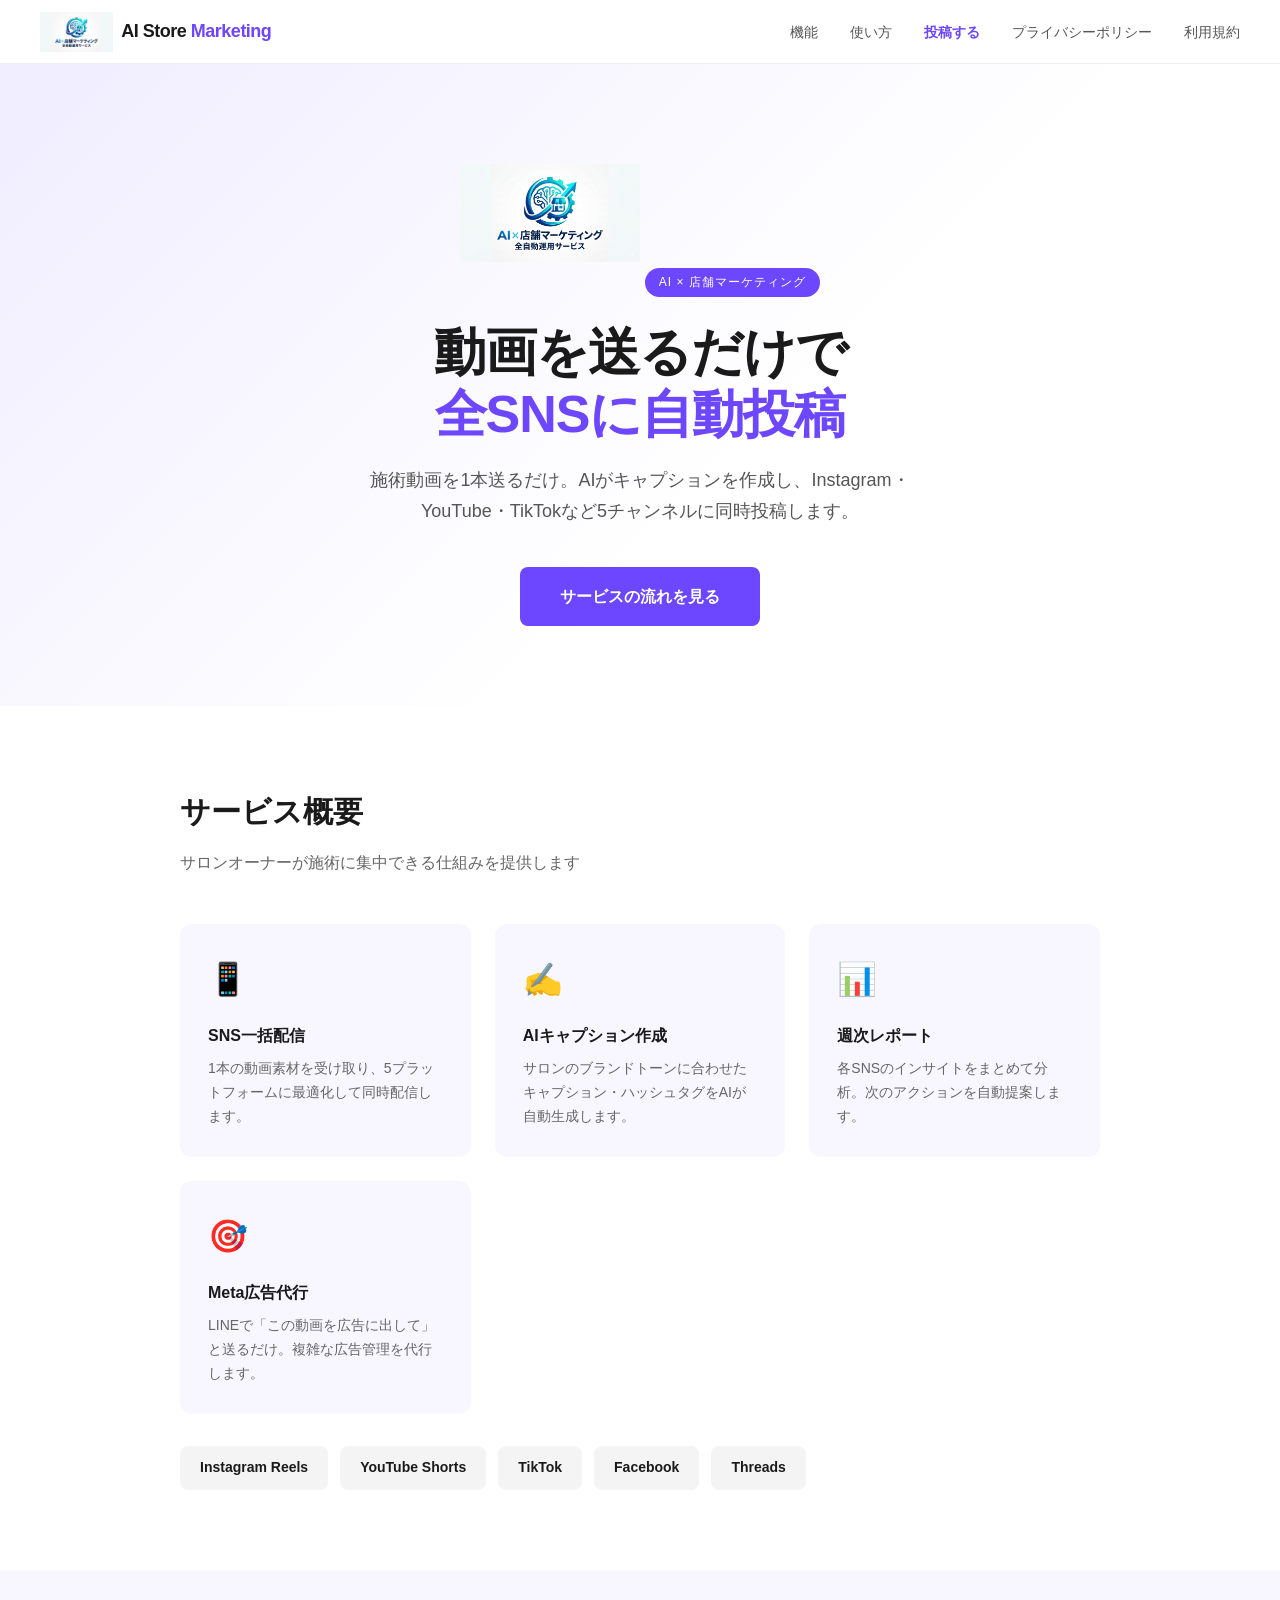
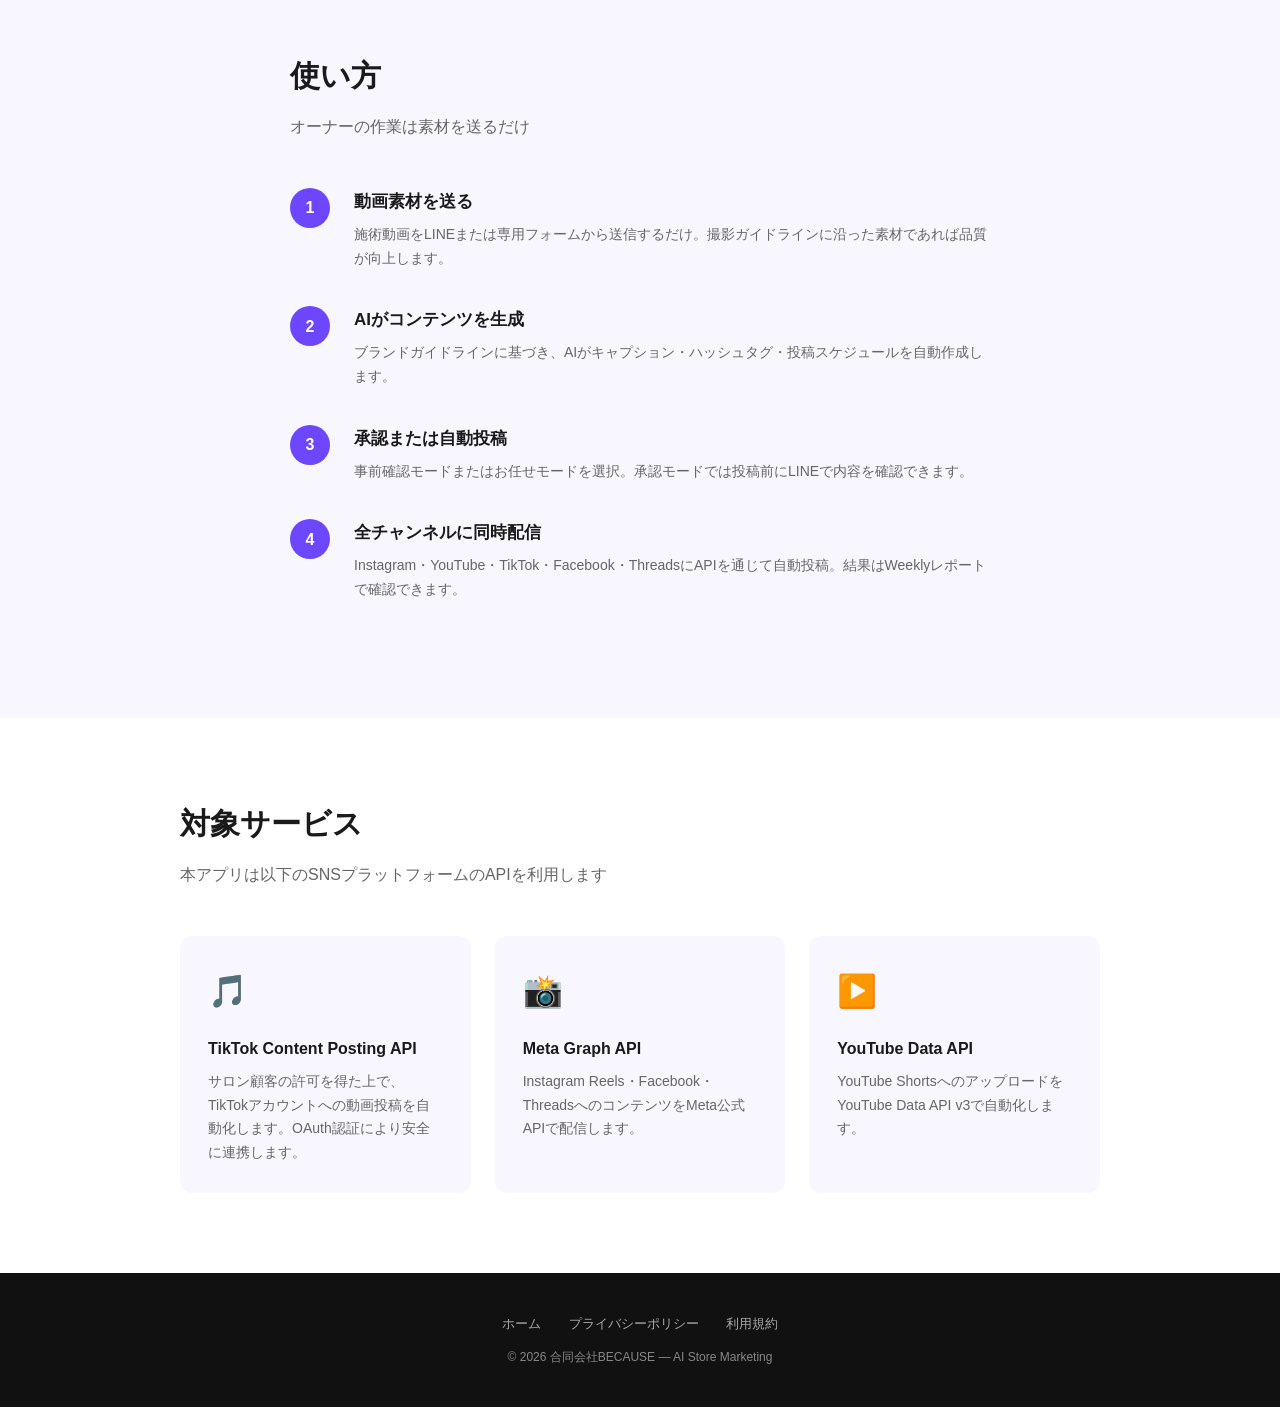
<file: index.html>
<!DOCTYPE html>
<html lang="ja">
<head>
  <meta charset="UTF-8">
  <meta name="viewport" content="width=device-width, initial-scale=1.0">
  <title>AI Store Marketing - サロン・店舗のSNS自動運用サービス</title>
  <meta name="description" content="動画を送るだけで、Instagram・YouTube・TikTokなど全SNSに自動投稿。個人サロン・店舗オーナーのマーケティングを一括代行します。">
  <link rel="stylesheet" href="style.css">
</head>
<body>

<nav>
  <a href="index.html" class="logo"><img src="logo.png" alt="AI Store Marketing" style="height:40px;vertical-align:middle;margin-right:8px;">AI Store <span>Marketing</span></a>
  <ul>
    <li><a href="#features">機能</a></li>
    <li><a href="#how">使い方</a></li>
    <li><a href="app.html" style="color:#6c47ff;font-weight:700;">投稿する</a></li>
    <li><a href="privacy.html">プライバシーポリシー</a></li>
    <li><a href="terms.html">利用規約</a></li>
  </ul>
</nav>

<div class="hero">
  <img src="logo.png" alt="AI Store Marketing Logo" style="width:180px;margin-bottom:24px;">
  <div class="badge">AI × 店舗マーケティング</div>
  <h1>動画を送るだけで<br><span>全SNSに自動投稿</span></h1>
  <p>施術動画を1本送るだけ。AIがキャプションを作成し、Instagram・YouTube・TikTokなど5チャンネルに同時投稿します。</p>
  <a href="#how" class="cta">サービスの流れを見る</a>
</div>

<section id="features">
  <h2>サービス概要</h2>
  <p class="subtitle">サロンオーナーが施術に集中できる仕組みを提供します</p>
  <div class="cards">
    <div class="card">
      <div class="icon">📱</div>
      <h3>SNS一括配信</h3>
      <p>1本の動画素材を受け取り、5プラットフォームに最適化して同時配信します。</p>
    </div>
    <div class="card">
      <div class="icon">✍️</div>
      <h3>AIキャプション作成</h3>
      <p>サロンのブランドトーンに合わせたキャプション・ハッシュタグをAIが自動生成します。</p>
    </div>
    <div class="card">
      <div class="icon">📊</div>
      <h3>週次レポート</h3>
      <p>各SNSのインサイトをまとめて分析。次のアクションを自動提案します。</p>
    </div>
    <div class="card">
      <div class="icon">🎯</div>
      <h3>Meta広告代行</h3>
      <p>LINEで「この動画を広告に出して」と送るだけ。複雑な広告管理を代行します。</p>
    </div>
  </div>
  <div class="channels">
    <div class="channel">Instagram Reels</div>
    <div class="channel">YouTube Shorts</div>
    <div class="channel">TikTok</div>
    <div class="channel">Facebook</div>
    <div class="channel">Threads</div>
  </div>
</section>

<section id="how" style="background:#f8f7ff; max-width:100%; padding:80px 40px;">
  <div style="max-width:700px; margin:0 auto;">
    <h2>使い方</h2>
    <p class="subtitle">オーナーの作業は素材を送るだけ</p>
    <div class="steps">
      <div class="step">
        <div>
          <h3>動画素材を送る</h3>
          <p>施術動画をLINEまたは専用フォームから送信するだけ。撮影ガイドラインに沿った素材であれば品質が向上します。</p>
        </div>
      </div>
      <div class="step">
        <div>
          <h3>AIがコンテンツを生成</h3>
          <p>ブランドガイドラインに基づき、AIがキャプション・ハッシュタグ・投稿スケジュールを自動作成します。</p>
        </div>
      </div>
      <div class="step">
        <div>
          <h3>承認または自動投稿</h3>
          <p>事前確認モードまたはお任せモードを選択。承認モードでは投稿前にLINEで内容を確認できます。</p>
        </div>
      </div>
      <div class="step">
        <div>
          <h3>全チャンネルに同時配信</h3>
          <p>Instagram・YouTube・TikTok・Facebook・ThreadsにAPIを通じて自動投稿。結果はWeeklyレポートで確認できます。</p>
        </div>
      </div>
    </div>
  </div>
</section>

<section>
  <h2>対象サービス</h2>
  <p class="subtitle">本アプリは以下のSNSプラットフォームのAPIを利用します</p>
  <div class="cards">
    <div class="card">
      <div class="icon">🎵</div>
      <h3>TikTok Content Posting API</h3>
      <p>サロン顧客の許可を得た上で、TikTokアカウントへの動画投稿を自動化します。OAuth認証により安全に連携します。</p>
    </div>
    <div class="card">
      <div class="icon">📸</div>
      <h3>Meta Graph API</h3>
      <p>Instagram Reels・Facebook・ThreadsへのコンテンツをMeta公式APIで配信します。</p>
    </div>
    <div class="card">
      <div class="icon">▶️</div>
      <h3>YouTube Data API</h3>
      <p>YouTube ShortsへのアップロードをYouTube Data API v3で自動化します。</p>
    </div>
  </div>
</section>

<footer>
  <div>
    <a href="index.html">ホーム</a>
    <a href="privacy.html">プライバシーポリシー</a>
    <a href="terms.html">利用規約</a>
  </div>
  <div class="company">© 2026 合同会社BECAUSE — AI Store Marketing</div>
</footer>

</body>
</html>
</file>
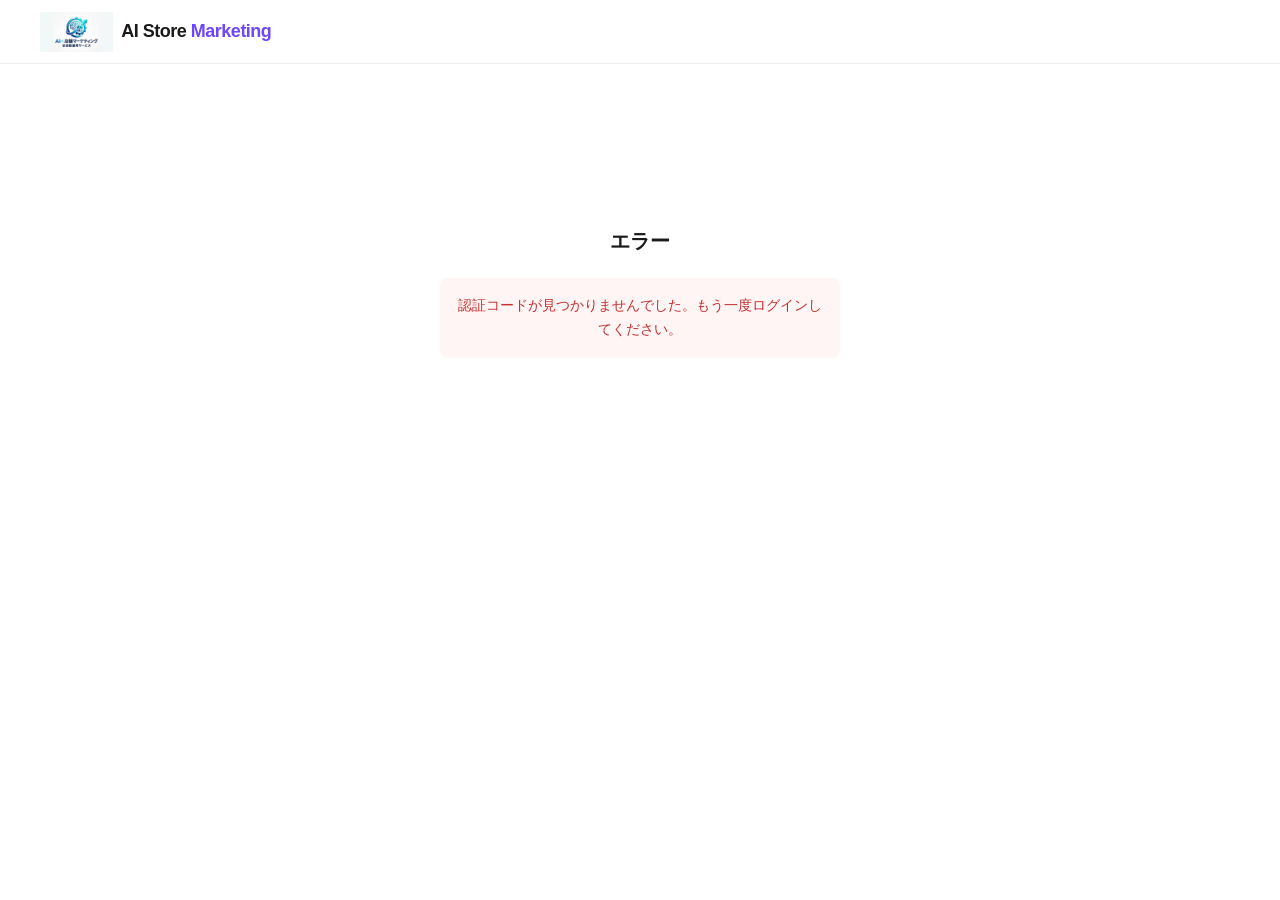
<file: callback.html>
<!DOCTYPE html>
<html lang="ja">
<head>
  <meta charset="UTF-8">
  <meta name="viewport" content="width=device-width, initial-scale=1.0">
  <title>認証中... | AI Store Marketing</title>
  <link rel="stylesheet" href="style.css">
  <style>
    .callback-container {
      max-width: 480px; margin: 120px auto; padding: 40px; text-align: center;
    }
    .spinner {
      width: 40px; height: 40px; margin: 0 auto 24px;
      border: 4px solid #eee; border-top-color: #6c47ff;
      border-radius: 50%; animation: spin 0.8s linear infinite;
    }
    @keyframes spin { to { transform: rotate(360deg); } }
    .callback-container h2 { font-size: 20px; margin-bottom: 12px; }
    .callback-container p { color: #666; font-size: 14px; }
    .error-msg { color: #c53030; background: #fff5f5; padding: 16px; border-radius: 8px; margin-top: 20px; font-size: 14px; }
    .success-msg { color: #22543d; background: #f0fff4; padding: 16px; border-radius: 8px; margin-top: 20px; font-size: 14px; }
  </style>
</head>
<body>

<nav>
  <a href="index.html" class="logo"><img src="logo.png" alt="AI Store Marketing" style="height:40px;vertical-align:middle;margin-right:8px;">AI Store <span>Marketing</span></a>
</nav>

<div class="callback-container">
  <div class="spinner" id="spinner"></div>
  <h2 id="cb-title">TikTok認証を処理中...</h2>
  <p id="cb-message">しばらくお待ちください</p>
  <div id="cb-result"></div>
</div>

<script>
(async function() {
  const params = new URLSearchParams(window.location.search);
  const code = params.get('code');
  const state = params.get('state');
  const error = params.get('error');
  const errorDescription = params.get('error_description');

  const titleEl = document.getElementById('cb-title');
  const msgEl = document.getElementById('cb-message');
  const resultEl = document.getElementById('cb-result');
  const spinnerEl = document.getElementById('spinner');

  // Error from TikTok
  if (error) {
    spinnerEl.style.display = 'none';
    titleEl.textContent = '認証エラー';
    msgEl.textContent = '';
    resultEl.innerHTML = '<div class="error-msg">TikTok認証に失敗しました: ' +
      (errorDescription || error) + '</div>';
    return;
  }

  // No code
  if (!code) {
    spinnerEl.style.display = 'none';
    titleEl.textContent = 'エラー';
    msgEl.textContent = '';
    resultEl.innerHTML = '<div class="error-msg">認証コードが見つかりませんでした。もう一度ログインしてください。</div>';
    return;
  }

  // Verify state
  const savedState = sessionStorage.getItem('tiktok_oauth_state');
  if (savedState && state !== savedState) {
    spinnerEl.style.display = 'none';
    titleEl.textContent = 'セキュリティエラー';
    msgEl.textContent = '';
    resultEl.innerHTML = '<div class="error-msg">認証のstate値が一致しません。もう一度ログインしてください。</div>';
    return;
  }

  // Extract backend URL from state parameter
  // Format: {random_token}|{base64_backend_url}
  function getBackendUrl(stateParam) {
    if (!stateParam) return '';
    const parts = stateParam.split('|');
    if (parts.length < 2) return '';
    try {
      const b64 = parts[1];
      return atob(b64.replace(/-/g, '+').replace(/_/g, '/'));
    } catch (e) {
      return '';
    }
  }

  // Redirect to backend server for token exchange
  // (avoids Mixed Content: HTTPS page cannot fetch HTTP localhost)
  const backendUrl = getBackendUrl(state);
  if (backendUrl) {
    // Server-side token exchange via redirect
    const callbackUrl = backendUrl + '/api/auth/callback' + window.location.search;
    window.location.href = callbackUrl;
    return;
  }

  // Fallback: same-origin fetch (when served from same backend)
  try {
    const resp = await fetch('/api/auth/token', {
      method: 'POST',
      headers: { 'Content-Type': 'application/json' },
      body: JSON.stringify({ code: code, state: state }),
    });
    const data = await resp.json();

    if (data.access_token) {
      sessionStorage.setItem('tiktok_access_token', data.access_token);
      if (data.refresh_token) sessionStorage.setItem('tiktok_refresh_token', data.refresh_token);
      if (data.open_id) sessionStorage.setItem('tiktok_open_id', data.open_id);

      spinnerEl.style.display = 'none';
      titleEl.textContent = '認証成功！';
      msgEl.textContent = '';
      resultEl.innerHTML = '<div class="success-msg">TikTokアカウントの連携が完了しました。投稿ページに移動します...</div>';
      setTimeout(() => { window.location.href = 'app.html'; }, 1500);
    } else {
      throw new Error(data.error_description || data.error || JSON.stringify(data));
    }
  } catch (err) {
    spinnerEl.style.display = 'none';
    titleEl.textContent = 'トークン取得エラー';
    msgEl.textContent = '';
    resultEl.innerHTML = '<div class="error-msg">アクセストークンの取得に失敗しました: ' + err.message +
      '<br><br>バックエンドサーバーが起動していることを確認してください。<br>' +
      '<code>python scripts/tiktok_server.py</code></div>';
  }
})();
</script>
</body>
</html>
</file>
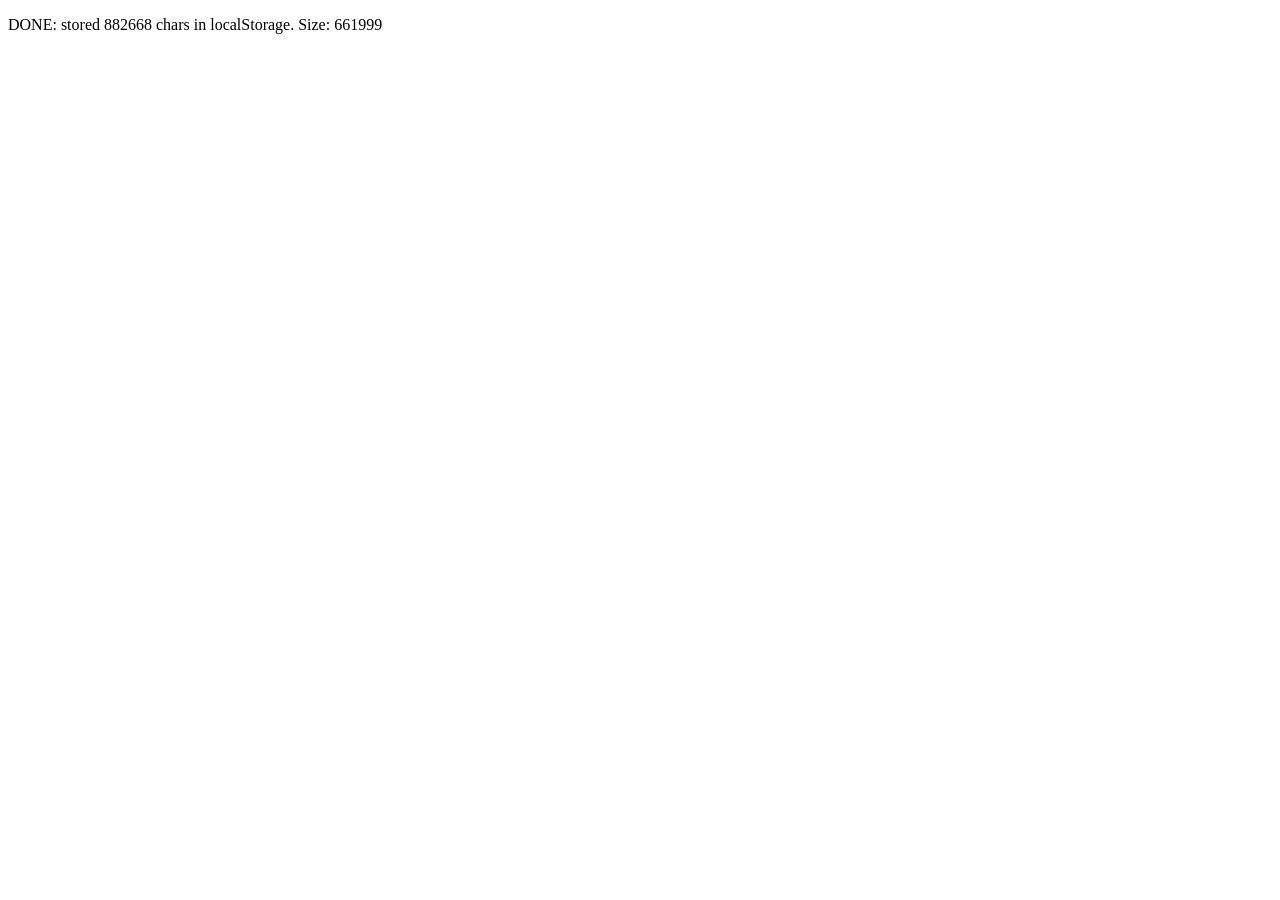
<file: helper.html>
<!DOCTYPE html>
<html>
<head><title>Logo Helper</title></head>
<body>
<p id="status">Loading...</p>
<script>
(async () => {
  const status = document.getElementById('status');
  try {
    status.textContent = 'Fetching logo_1024.png...';
    const resp = await fetch('./logo_1024.png');
    const blob = await resp.blob();
    status.textContent = 'Read blob: ' + blob.size + ' bytes. Converting...';
    const reader = new FileReader();
    reader.onload = function() {
      const b64 = reader.result.split(',')[1];
      try {
        localStorage.setItem('logoB64', b64);
        localStorage.setItem('logoSize', String(blob.size));
        status.textContent = 'DONE: stored ' + b64.length + ' chars in localStorage. Size: ' + blob.size;
        document.title = 'DONE';
      } catch(e) {
        status.textContent = 'localStorage error: ' + e.message;
        document.title = 'ERROR';
      }
    };
    reader.onerror = function(e) {
      status.textContent = 'FileReader error';
      document.title = 'ERROR';
    };
    reader.readAsDataURL(blob);
  } catch(e) {
    status.textContent = 'Fetch error: ' + e.message;
    document.title = 'ERROR';
  }
})();
</script>
</body>
</html>
</file>
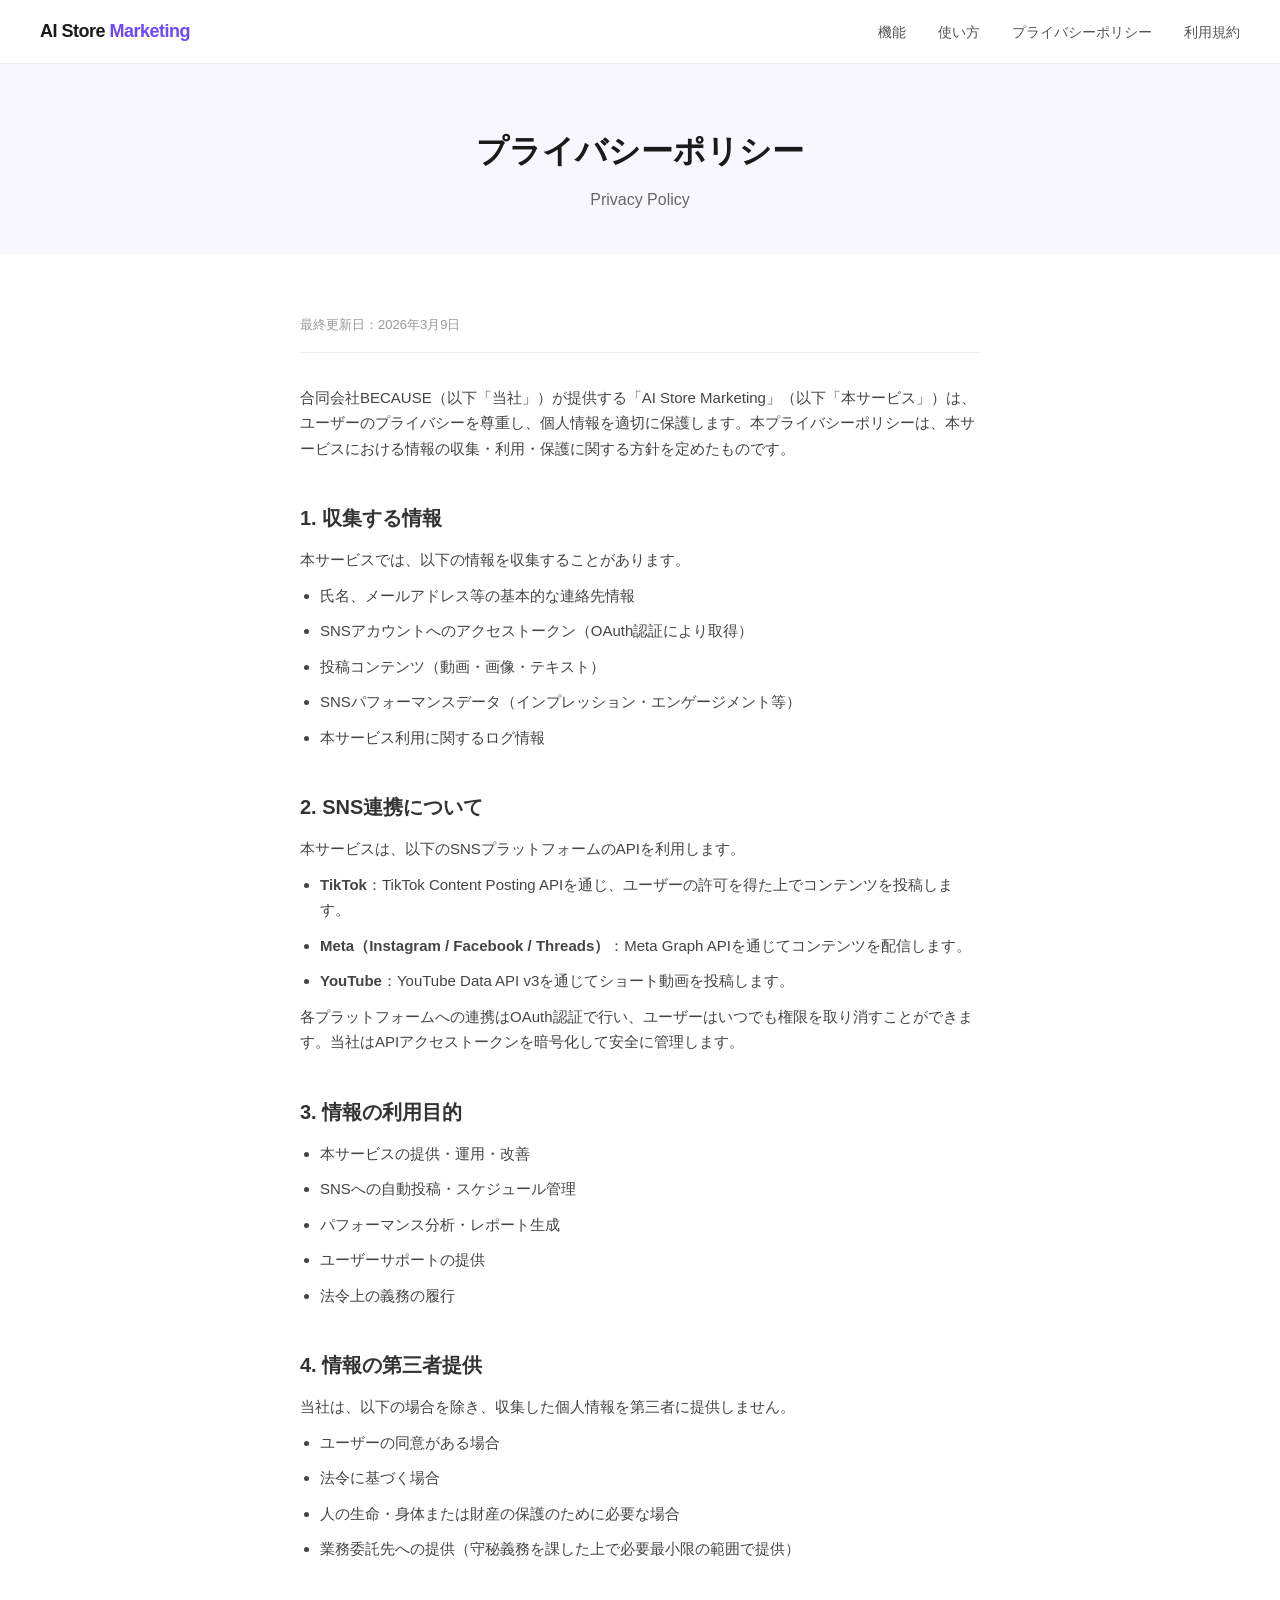
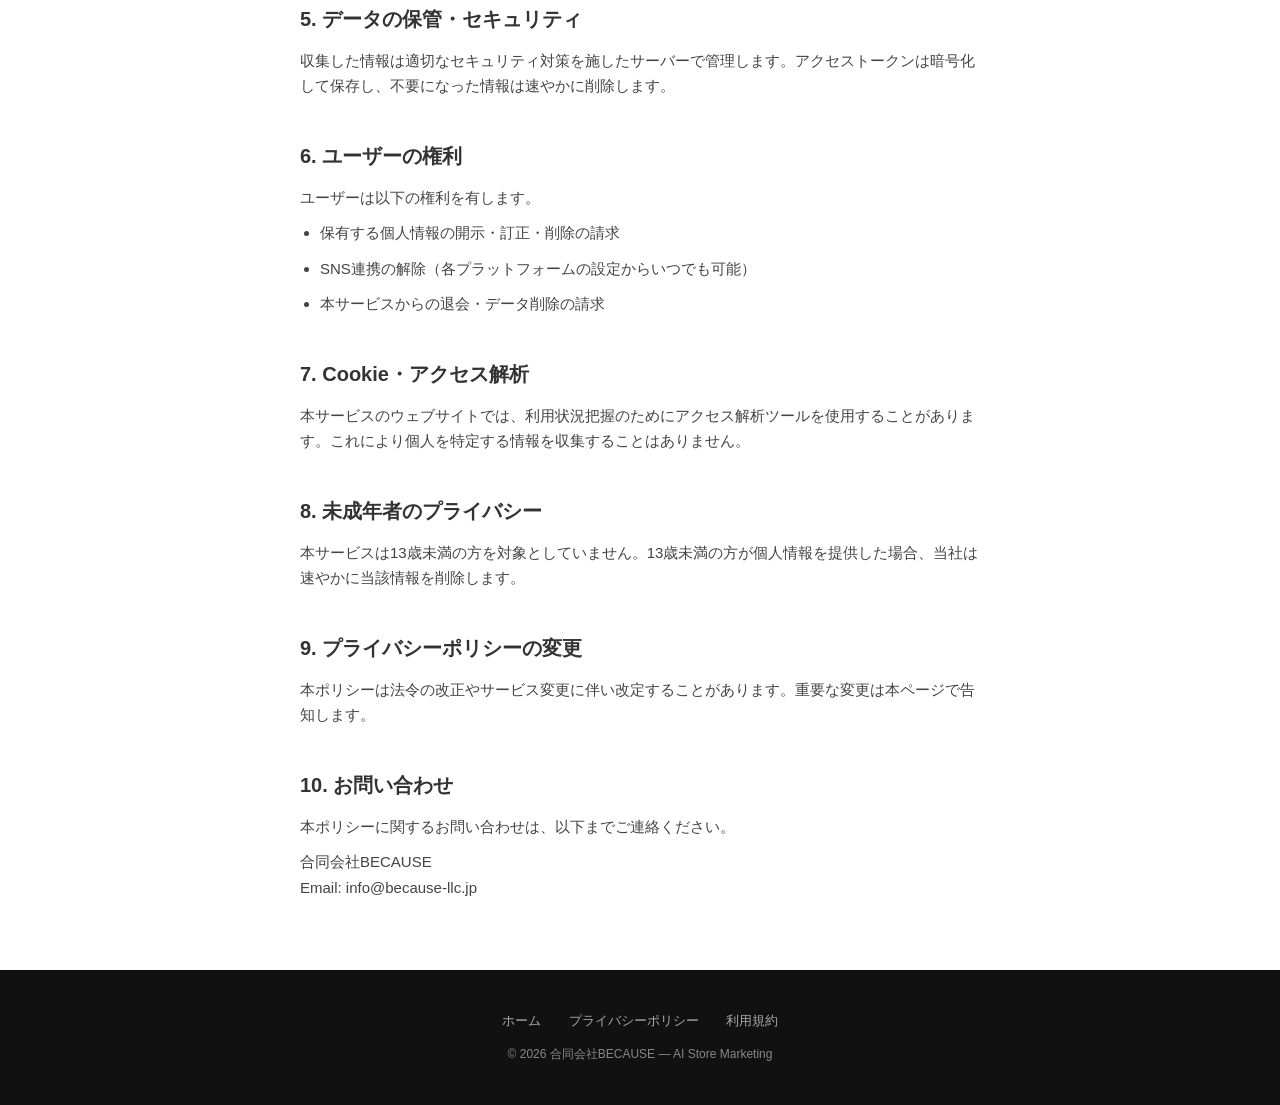
<file: privacy.html>
<!DOCTYPE html>
<html lang="ja">
<head>
  <meta charset="UTF-8">
  <meta name="viewport" content="width=device-width, initial-scale=1.0">
  <title>プライバシーポリシー | AI Store Marketing</title>
  <link rel="stylesheet" href="style.css">
</head>
<body>

<nav>
  <a href="index.html" class="logo">AI Store <span>Marketing</span></a>
  <ul>
    <li><a href="index.html#features">機能</a></li>
    <li><a href="index.html#how">使い方</a></li>
    <li><a href="privacy.html">プライバシーポリシー</a></li>
    <li><a href="terms.html">利用規約</a></li>
  </ul>
</nav>

<div class="page-hero">
  <h1>プライバシーポリシー</h1>
  <p>Privacy Policy</p>
</div>

<div class="page-content">
  <p class="last-updated">最終更新日：2026年3月9日</p>

  <p>合同会社BECAUSE（以下「当社」）が提供する「AI Store Marketing」（以下「本サービス」）は、ユーザーのプライバシーを尊重し、個人情報を適切に保護します。本プライバシーポリシーは、本サービスにおける情報の収集・利用・保護に関する方針を定めたものです。</p>

  <h2>1. 収集する情報</h2>
  <p>本サービスでは、以下の情報を収集することがあります。</p>
  <ul>
    <li>氏名、メールアドレス等の基本的な連絡先情報</li>
    <li>SNSアカウントへのアクセストークン（OAuth認証により取得）</li>
    <li>投稿コンテンツ（動画・画像・テキスト）</li>
    <li>SNSパフォーマンスデータ（インプレッション・エンゲージメント等）</li>
    <li>本サービス利用に関するログ情報</li>
  </ul>

  <h2>2. SNS連携について</h2>
  <p>本サービスは、以下のSNSプラットフォームのAPIを利用します。</p>
  <ul>
    <li><strong>TikTok</strong>：TikTok Content Posting APIを通じ、ユーザーの許可を得た上でコンテンツを投稿します。</li>
    <li><strong>Meta（Instagram / Facebook / Threads）</strong>：Meta Graph APIを通じてコンテンツを配信します。</li>
    <li><strong>YouTube</strong>：YouTube Data API v3を通じてショート動画を投稿します。</li>
  </ul>
  <p>各プラットフォームへの連携はOAuth認証で行い、ユーザーはいつでも権限を取り消すことができます。当社はAPIアクセストークンを暗号化して安全に管理します。</p>

  <h2>3. 情報の利用目的</h2>
  <ul>
    <li>本サービスの提供・運用・改善</li>
    <li>SNSへの自動投稿・スケジュール管理</li>
    <li>パフォーマンス分析・レポート生成</li>
    <li>ユーザーサポートの提供</li>
    <li>法令上の義務の履行</li>
  </ul>

  <h2>4. 情報の第三者提供</h2>
  <p>当社は、以下の場合を除き、収集した個人情報を第三者に提供しません。</p>
  <ul>
    <li>ユーザーの同意がある場合</li>
    <li>法令に基づく場合</li>
    <li>人の生命・身体または財産の保護のために必要な場合</li>
    <li>業務委託先への提供（守秘義務を課した上で必要最小限の範囲で提供）</li>
  </ul>

  <h2>5. データの保管・セキュリティ</h2>
  <p>収集した情報は適切なセキュリティ対策を施したサーバーで管理します。アクセストークンは暗号化して保存し、不要になった情報は速やかに削除します。</p>

  <h2>6. ユーザーの権利</h2>
  <p>ユーザーは以下の権利を有します。</p>
  <ul>
    <li>保有する個人情報の開示・訂正・削除の請求</li>
    <li>SNS連携の解除（各プラットフォームの設定からいつでも可能）</li>
    <li>本サービスからの退会・データ削除の請求</li>
  </ul>

  <h2>7. Cookie・アクセス解析</h2>
  <p>本サービスのウェブサイトでは、利用状況把握のためにアクセス解析ツールを使用することがあります。これにより個人を特定する情報を収集することはありません。</p>

  <h2>8. 未成年者のプライバシー</h2>
  <p>本サービスは13歳未満の方を対象としていません。13歳未満の方が個人情報を提供した場合、当社は速やかに当該情報を削除します。</p>

  <h2>9. プライバシーポリシーの変更</h2>
  <p>本ポリシーは法令の改正やサービス変更に伴い改定することがあります。重要な変更は本ページで告知します。</p>

  <h2>10. お問い合わせ</h2>
  <p>本ポリシーに関するお問い合わせは、以下までご連絡ください。</p>
  <p>合同会社BECAUSE<br>Email: info@because-llc.jp</p>
</div>

<footer>
  <div>
    <a href="index.html">ホーム</a>
    <a href="privacy.html">プライバシーポリシー</a>
    <a href="terms.html">利用規約</a>
  </div>
  <div class="company">© 2026 合同会社BECAUSE — AI Store Marketing</div>
</footer>

</body>
</html>
</file>
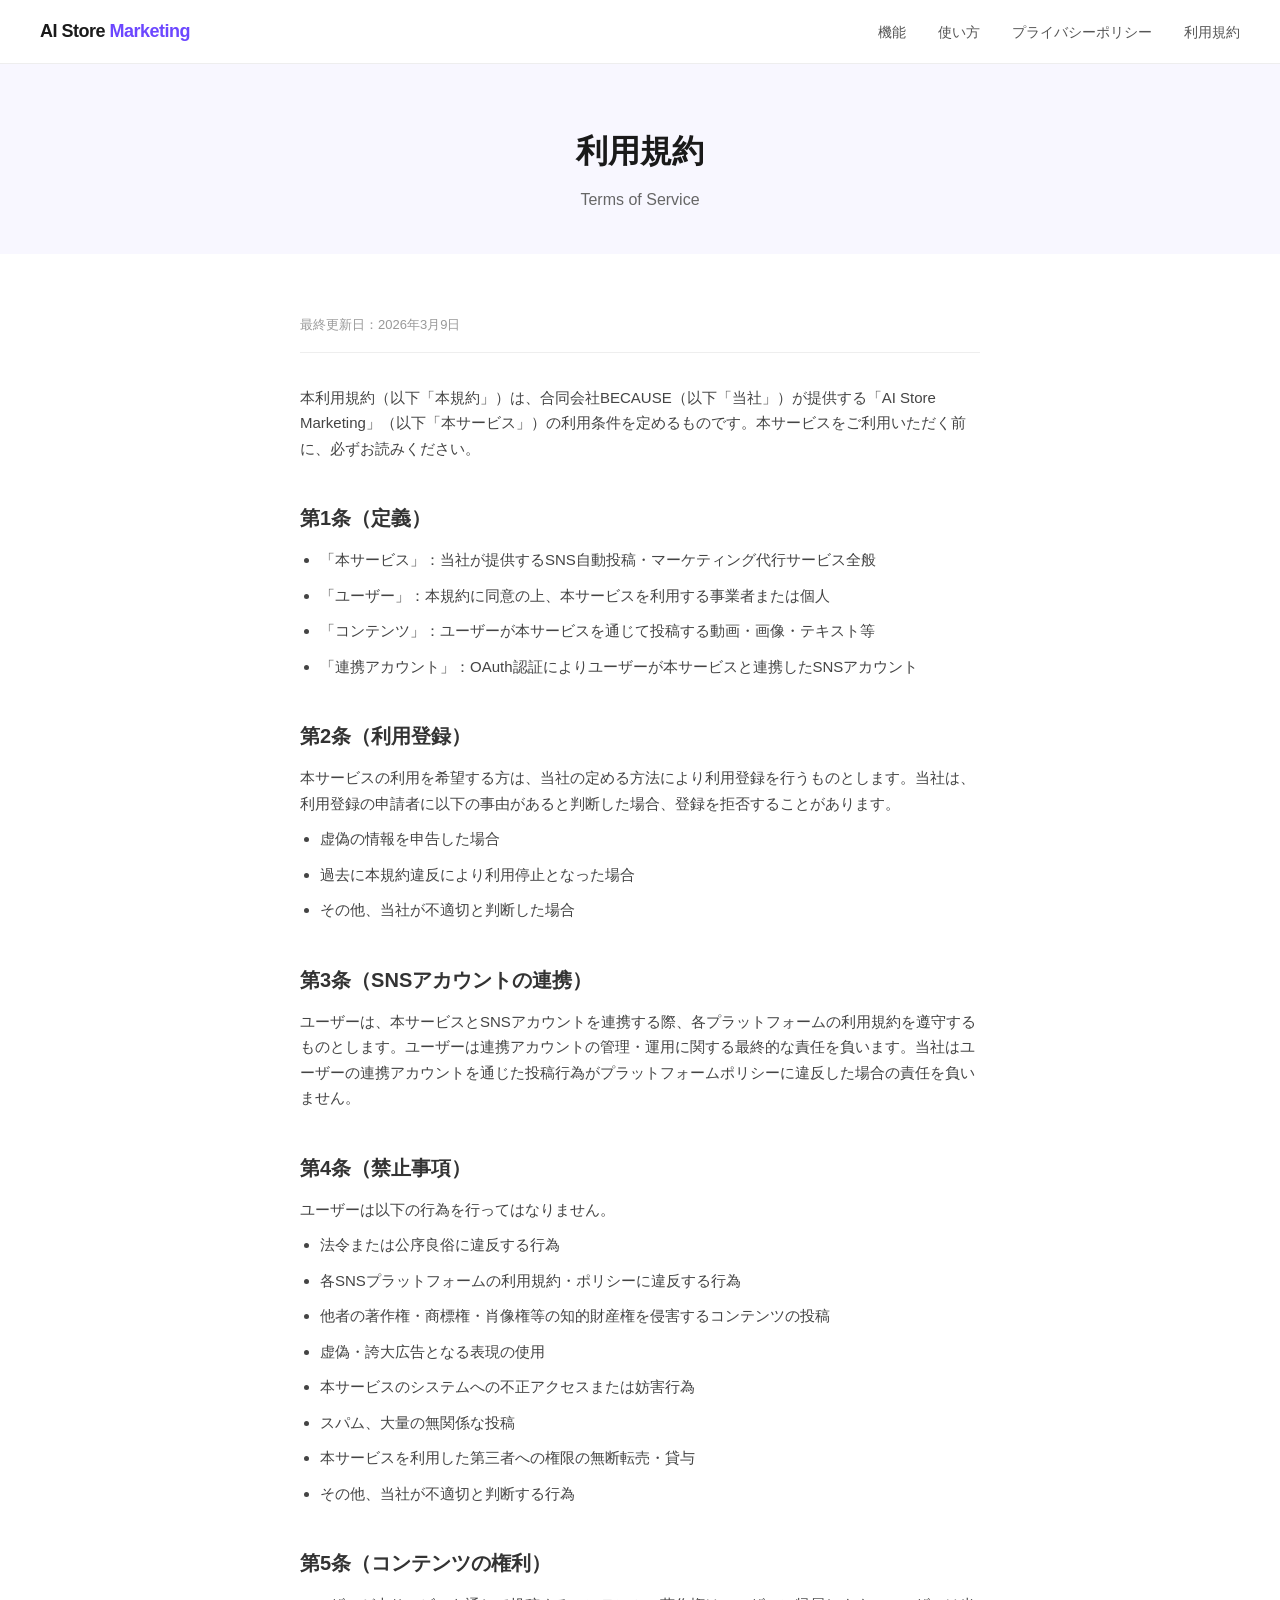
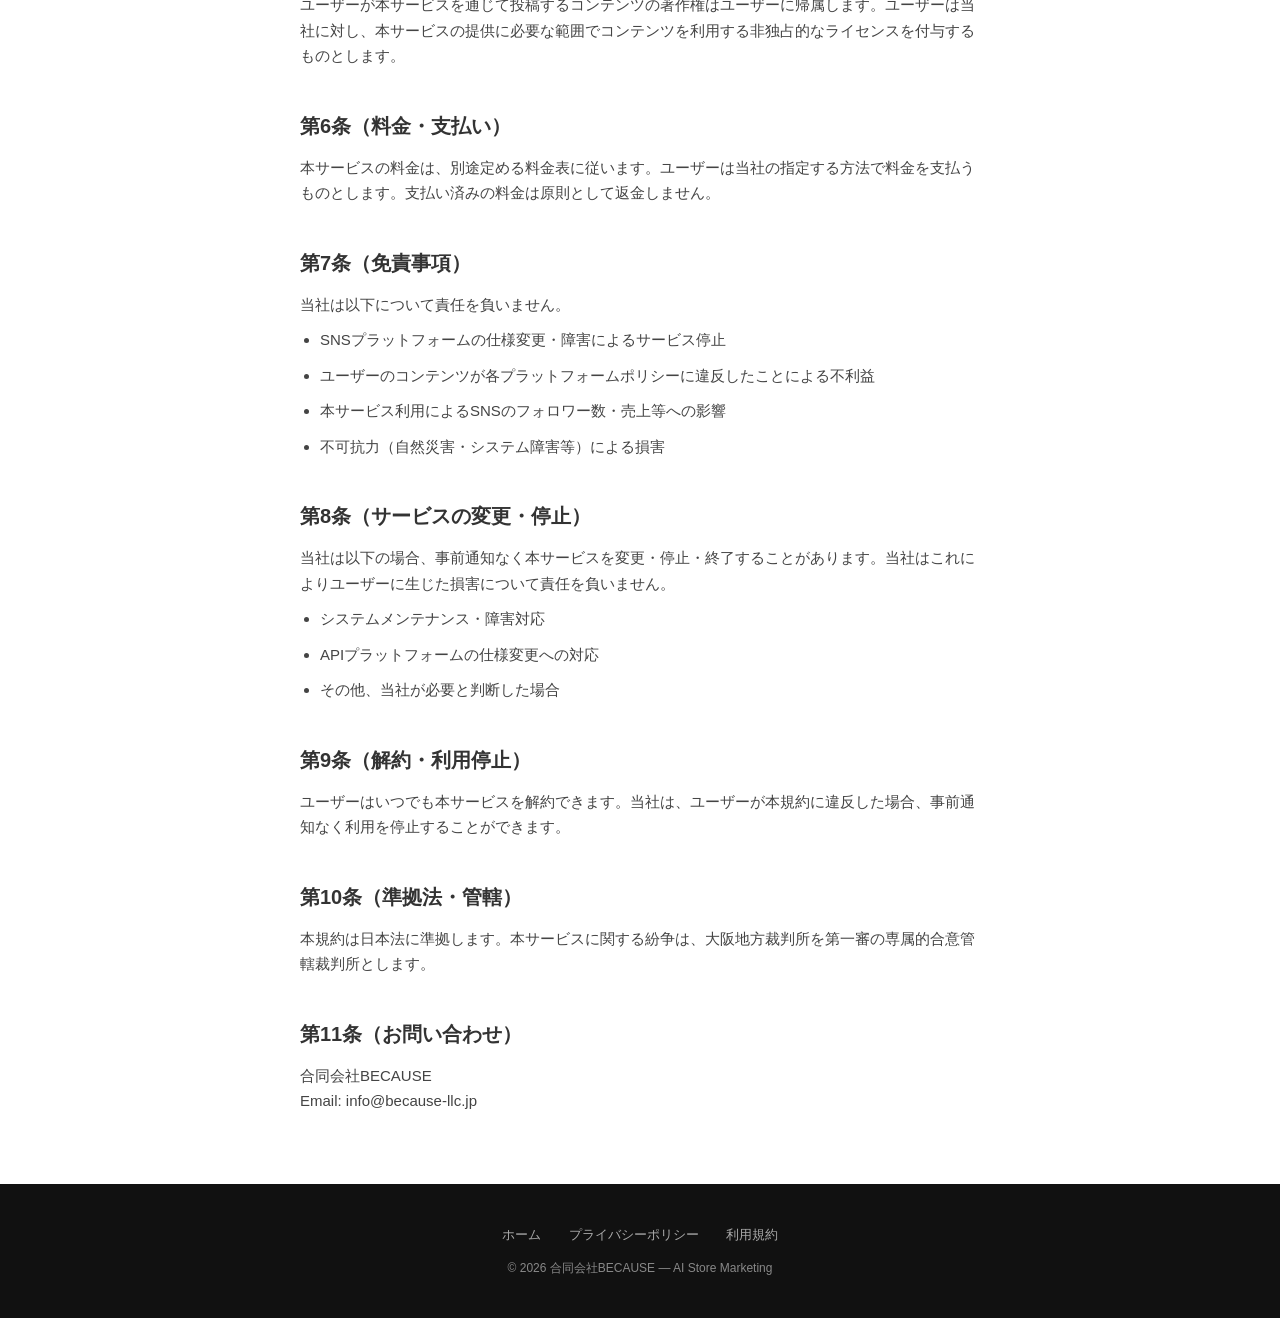
<file: terms.html>
<!DOCTYPE html>
<html lang="ja">
<head>
  <meta charset="UTF-8">
  <meta name="viewport" content="width=device-width, initial-scale=1.0">
  <title>利用規約 | AI Store Marketing</title>
  <link rel="stylesheet" href="style.css">
</head>
<body>

<nav>
  <a href="index.html" class="logo">AI Store <span>Marketing</span></a>
  <ul>
    <li><a href="index.html#features">機能</a></li>
    <li><a href="index.html#how">使い方</a></li>
    <li><a href="privacy.html">プライバシーポリシー</a></li>
    <li><a href="terms.html">利用規約</a></li>
  </ul>
</nav>

<div class="page-hero">
  <h1>利用規約</h1>
  <p>Terms of Service</p>
</div>

<div class="page-content">
  <p class="last-updated">最終更新日：2026年3月9日</p>

  <p>本利用規約（以下「本規約」）は、合同会社BECAUSE（以下「当社」）が提供する「AI Store Marketing」（以下「本サービス」）の利用条件を定めるものです。本サービスをご利用いただく前に、必ずお読みください。</p>

  <h2>第1条（定義）</h2>
  <ul>
    <li>「本サービス」：当社が提供するSNS自動投稿・マーケティング代行サービス全般</li>
    <li>「ユーザー」：本規約に同意の上、本サービスを利用する事業者または個人</li>
    <li>「コンテンツ」：ユーザーが本サービスを通じて投稿する動画・画像・テキスト等</li>
    <li>「連携アカウント」：OAuth認証によりユーザーが本サービスと連携したSNSアカウント</li>
  </ul>

  <h2>第2条（利用登録）</h2>
  <p>本サービスの利用を希望する方は、当社の定める方法により利用登録を行うものとします。当社は、利用登録の申請者に以下の事由があると判断した場合、登録を拒否することがあります。</p>
  <ul>
    <li>虚偽の情報を申告した場合</li>
    <li>過去に本規約違反により利用停止となった場合</li>
    <li>その他、当社が不適切と判断した場合</li>
  </ul>

  <h2>第3条（SNSアカウントの連携）</h2>
  <p>ユーザーは、本サービスとSNSアカウントを連携する際、各プラットフォームの利用規約を遵守するものとします。ユーザーは連携アカウントの管理・運用に関する最終的な責任を負います。当社はユーザーの連携アカウントを通じた投稿行為がプラットフォームポリシーに違反した場合の責任を負いません。</p>

  <h2>第4条（禁止事項）</h2>
  <p>ユーザーは以下の行為を行ってはなりません。</p>
  <ul>
    <li>法令または公序良俗に違反する行為</li>
    <li>各SNSプラットフォームの利用規約・ポリシーに違反する行為</li>
    <li>他者の著作権・商標権・肖像権等の知的財産権を侵害するコンテンツの投稿</li>
    <li>虚偽・誇大広告となる表現の使用</li>
    <li>本サービスのシステムへの不正アクセスまたは妨害行為</li>
    <li>スパム、大量の無関係な投稿</li>
    <li>本サービスを利用した第三者への権限の無断転売・貸与</li>
    <li>その他、当社が不適切と判断する行為</li>
  </ul>

  <h2>第5条（コンテンツの権利）</h2>
  <p>ユーザーが本サービスを通じて投稿するコンテンツの著作権はユーザーに帰属します。ユーザーは当社に対し、本サービスの提供に必要な範囲でコンテンツを利用する非独占的なライセンスを付与するものとします。</p>

  <h2>第6条（料金・支払い）</h2>
  <p>本サービスの料金は、別途定める料金表に従います。ユーザーは当社の指定する方法で料金を支払うものとします。支払い済みの料金は原則として返金しません。</p>

  <h2>第7条（免責事項）</h2>
  <p>当社は以下について責任を負いません。</p>
  <ul>
    <li>SNSプラットフォームの仕様変更・障害によるサービス停止</li>
    <li>ユーザーのコンテンツが各プラットフォームポリシーに違反したことによる不利益</li>
    <li>本サービス利用によるSNSのフォロワー数・売上等への影響</li>
    <li>不可抗力（自然災害・システム障害等）による損害</li>
  </ul>

  <h2>第8条（サービスの変更・停止）</h2>
  <p>当社は以下の場合、事前通知なく本サービスを変更・停止・終了することがあります。当社はこれによりユーザーに生じた損害について責任を負いません。</p>
  <ul>
    <li>システムメンテナンス・障害対応</li>
    <li>APIプラットフォームの仕様変更への対応</li>
    <li>その他、当社が必要と判断した場合</li>
  </ul>

  <h2>第9条（解約・利用停止）</h2>
  <p>ユーザーはいつでも本サービスを解約できます。当社は、ユーザーが本規約に違反した場合、事前通知なく利用を停止することができます。</p>

  <h2>第10条（準拠法・管轄）</h2>
  <p>本規約は日本法に準拠します。本サービスに関する紛争は、大阪地方裁判所を第一審の専属的合意管轄裁判所とします。</p>

  <h2>第11条（お問い合わせ）</h2>
  <p>合同会社BECAUSE<br>Email: info@because-llc.jp</p>
</div>

<footer>
  <div>
    <a href="index.html">ホーム</a>
    <a href="privacy.html">プライバシーポリシー</a>
    <a href="terms.html">利用規約</a>
  </div>
  <div class="company">© 2026 合同会社BECAUSE — AI Store Marketing</div>
</footer>

</body>
</html>
</file>
<file: style.css>
* { margin: 0; padding: 0; box-sizing: border-box; }
body { font-family: 'Helvetica Neue', Arial, 'Hiragino Sans', sans-serif; color: #1a1a1a; line-height: 1.7; }

/* Nav */
nav { background: #fff; border-bottom: 1px solid #eee; padding: 0 40px; display: flex; align-items: center; justify-content: space-between; height: 64px; position: sticky; top: 0; z-index: 100; }
nav .logo { font-size: 18px; font-weight: 700; color: #1a1a1a; text-decoration: none; letter-spacing: -0.5px; }
nav .logo span { color: #6c47ff; }
nav ul { list-style: none; display: flex; gap: 32px; }
nav ul a { text-decoration: none; color: #555; font-size: 14px; transition: color 0.2s; }
nav ul a:hover { color: #6c47ff; }

/* Hero */
.hero { background: linear-gradient(135deg, #f0edff 0%, #fff 60%); padding: 100px 40px 80px; text-align: center; }
.hero .badge { display: inline-block; background: #6c47ff; color: #fff; font-size: 12px; padding: 4px 14px; border-radius: 20px; margin-bottom: 24px; letter-spacing: 1px; }
.hero h1 { font-size: clamp(28px, 5vw, 52px); font-weight: 800; line-height: 1.2; margin-bottom: 20px; letter-spacing: -1px; }
.hero h1 span { color: #6c47ff; }
.hero p { font-size: 18px; color: #555; max-width: 560px; margin: 0 auto 40px; }
.hero .cta { display: inline-block; background: #6c47ff; color: #fff; padding: 16px 40px; border-radius: 8px; text-decoration: none; font-weight: 700; font-size: 16px; transition: background 0.2s; }
.hero .cta:hover { background: #5535e8; }

/* Section */
section { padding: 80px 40px; max-width: 1000px; margin: 0 auto; }
section h2 { font-size: 30px; font-weight: 800; margin-bottom: 12px; }
section .subtitle { color: #666; margin-bottom: 48px; font-size: 16px; }

/* Cards */
.cards { display: grid; grid-template-columns: repeat(auto-fit, minmax(220px, 1fr)); gap: 24px; }
.card { background: #f8f7ff; border-radius: 12px; padding: 28px; }
.card .icon { font-size: 32px; margin-bottom: 16px; }
.card h3 { font-size: 16px; font-weight: 700; margin-bottom: 8px; }
.card p { font-size: 14px; color: #666; }

/* Channels */
.channels { display: flex; flex-wrap: wrap; gap: 12px; margin-top: 32px; }
.channel { background: #f4f4f4; border-radius: 8px; padding: 10px 20px; font-size: 14px; font-weight: 600; }

/* How */
.steps { counter-reset: step; }
.step { display: flex; gap: 24px; margin-bottom: 36px; align-items: flex-start; }
.step::before { counter-increment: step; content: counter(step); min-width: 40px; height: 40px; background: #6c47ff; color: #fff; border-radius: 50%; display: flex; align-items: center; justify-content: center; font-weight: 800; font-size: 16px; }
.step h3 { font-size: 17px; font-weight: 700; margin-bottom: 6px; }
.step p { font-size: 14px; color: #666; }

/* Footer */
footer { background: #111; color: #888; text-align: center; padding: 40px; font-size: 13px; }
footer a { color: #aaa; text-decoration: none; margin: 0 12px; }
footer a:hover { color: #fff; }
footer .company { margin-top: 12px; font-size: 12px; }

/* Page (privacy/terms) */
.page-hero { background: #f8f7ff; padding: 60px 40px 40px; text-align: center; }
.page-hero h1 { font-size: 32px; font-weight: 800; }
.page-hero p { color: #666; margin-top: 8px; }
.page-content { max-width: 760px; margin: 0 auto; padding: 60px 40px; }
.page-content h2 { font-size: 20px; font-weight: 700; margin: 40px 0 12px; color: #333; }
.page-content h3 { font-size: 16px; font-weight: 700; margin: 24px 0 8px; }
.page-content p, .page-content li { font-size: 15px; color: #444; margin-bottom: 10px; }
.page-content ul { padding-left: 20px; }
.page-content .last-updated { color: #999; font-size: 13px; margin-bottom: 32px; border-bottom: 1px solid #eee; padding-bottom: 16px; }

@media (max-width: 600px) {
  nav { padding: 0 20px; }
  .hero { padding: 60px 20px 50px; }
  section { padding: 60px 20px; }
}
</file>
